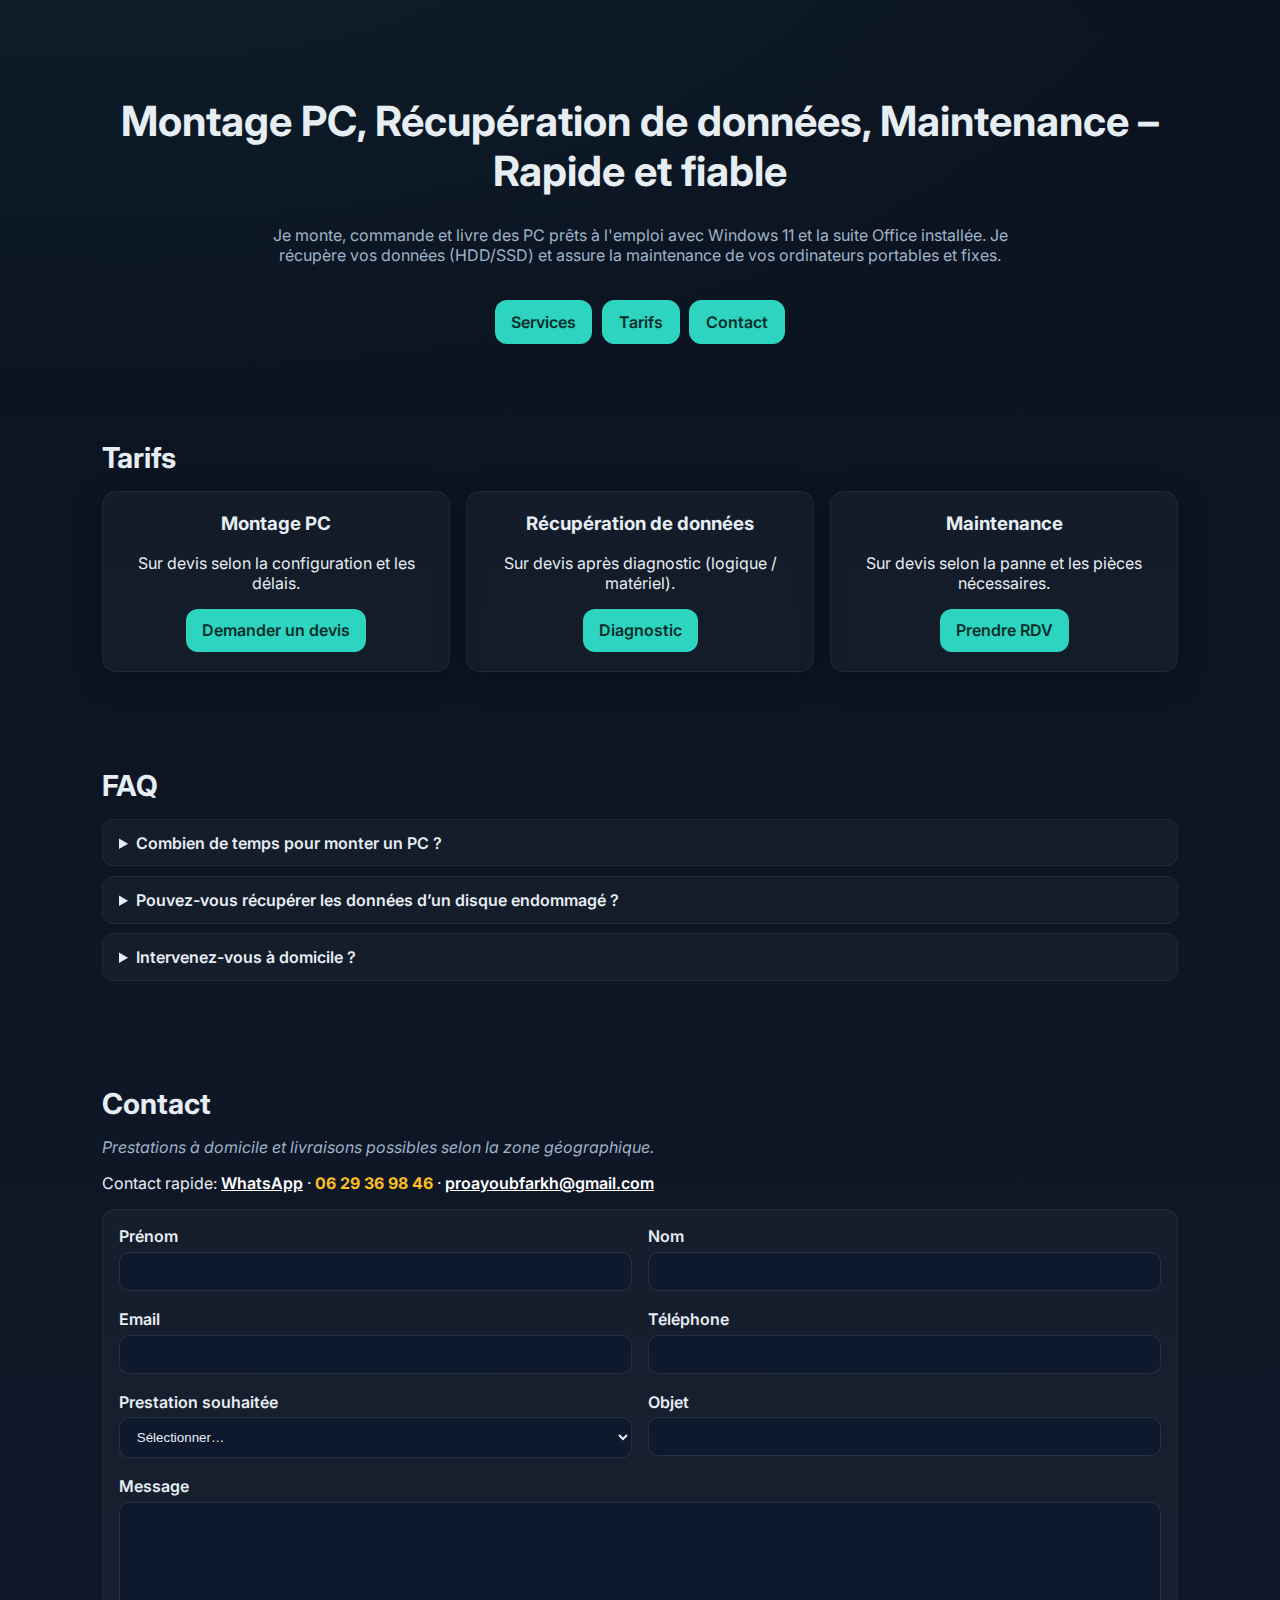
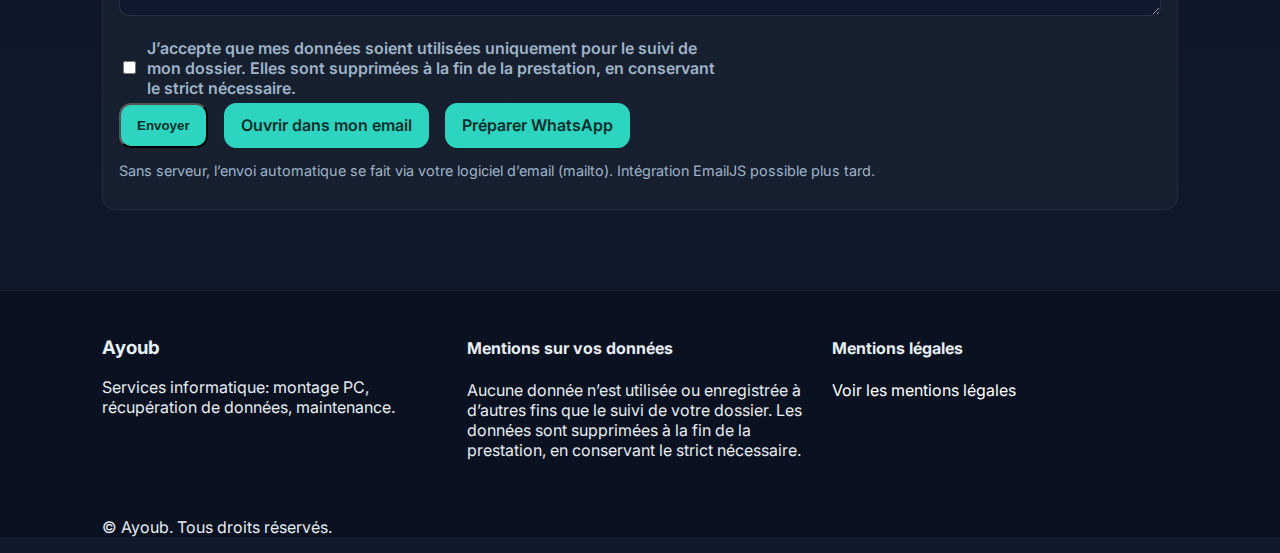
<file: index.html>
<!doctype html>
<html lang="fr" dir="ltr">
<head>
  <meta charset="utf-8" />
  <meta name="viewport" content="width=device-width, initial-scale=1" />
  <title>Services Informatique – Montage PC, Récupération de données, Maintenance | Ayoub</title>
  <meta name="description" content="Entreprise d'informatique: montage/commande/livraison de PC (Windows 11 + Office), récupération de données HDD/SSD, maintenance ordinateurs portables et fixes. Contact WhatsApp, téléphone, email ou via formulaire." />
  <meta property="og:title" content="Services Informatique – Ayoub" />
  <meta property="og:description" content="Montage PC, récupération de données, maintenance. Contact rapide: WhatsApp, 06 29 36 98 46, proayoubfarkh@gmail.com" />
  <meta property="og:type" content="website" />
  <meta name="theme-color" content="#0d1b2a" />
  <link rel="icon" href="data:image/svg+xml,<svg xmlns='http://www.w3.org/2000/svg' viewBox='0 0 100 100'><rect width='100' height='100' rx='20' fill='%230d1b2a'/><text x='50' y='60' font-size='55' text-anchor='middle' fill='%23fff' font-family='Arial'>IT</text></svg>">
  <link rel="preconnect" href="https://fonts.googleapis.com">
  <link rel="preconnect" href="https://fonts.gstatic.com" crossorigin>
  <link href="https://fonts.googleapis.com/css2?family=Inter:wght@400;500;700&display=swap" rel="stylesheet">
  <link rel="stylesheet" href="styles.css" />
</head>
<body>

  <section class="hero">
    <div class="container">
      <h1>Montage PC, Récupération de données, Maintenance – Rapide et fiable</h1>
      <p>
        Je monte, commande et livre des PC prêts à l'emploi avec Windows 11 et la suite Office installée. 
        Je récupère vos données (HDD/SSD) et assure la maintenance de vos ordinateurs portables et fixes.
      </p>
      <div class="cta-group">
        <a class="btn btn-primary" href="services/montage.html">Services</a>
        <a class="btn btn-outline" href="#tarifs">Tarifs</a>
        <a class="btn btn-outline" href="#contact">Contact</a>
      </div>
    </div>
  </section>

  

  <section id="tarifs" class="section">
    <div class="container">
      <h2>Tarifs</h2>
      <div class="cards pricing">
        <article class="card">
          <h3>Montage PC</h3>
          <p>Sur devis selon la configuration et les délais.</p>
          <a class="btn btn-primary" href="services/montage.html">Demander un devis</a>
        </article>
        <article class="card">
          <h3>Récupération de données</h3>
          <p>Sur devis après diagnostic (logique / matériel).</p>
          <a class="btn btn-primary" href="services/recuperation-donnees.html">Diagnostic</a>
        </article>
        <article class="card">
          <h3>Maintenance</h3>
          <p>Sur devis selon la panne et les pièces nécessaires.</p>
          <a class="btn btn-primary" href="services/maintenance.html">Prendre RDV</a>
        </article>
      </div>
    </div>
  </section>

  <section id="faq" class="section">
    <div class="container">
      <h2>FAQ</h2>
      <details class="faq-item">
        <summary>Combien de temps pour monter un PC ?</summary>
        <p>Généralement 24 à 72h selon disponibilité des pièces et tests.</p>
      </details>
      <details class="faq-item">
        <summary>Pouvez-vous récupérer les données d’un disque endommagé ?</summary>
        <p>Oui, j’effectue un diagnostic et je tente une récupération logique ou matérielle selon l’état.</p>
      </details>
      <details class="faq-item">
        <summary>Intervenez-vous à domicile ?</summary>
        <p>Oui, selon la zone géographique. Sinon, retrait et livraison possibles.</p>
      </details>
    </div>
  </section>

  <section id="contact" class="section">
    <div class="container">
      <h2>Contact</h2>
      <p class="zone-info">Prestations à domicile et livraisons possibles selon la zone géographique.</p>
      <p>Contact rapide: <a class="contact-whatsapp" href="https://wa.me/33629369846" target="_blank" rel="noopener">WhatsApp</a> · <span class="contact-phone">06 29 36 98 46</span> · <a class="contact-email" href="mailto:proayoubfarkh@gmail.com">proayoubfarkh@gmail.com</a></p>

      <form id="contact-form" class="contact-form" novalidate>
        <div class="row gap">
          <div class="field">
            <label for="prenom">Prénom</label>
            <input type="text" id="prenom" name="prenom" autocomplete="given-name" required />
            <small class="error"></small>
          </div>
          <div class="field">
            <label for="nom">Nom</label>
            <input type="text" id="nom" name="nom" autocomplete="family-name" required />
            <small class="error"></small>
          </div>
        </div>
        <div class="row gap">
          <div class="field">
            <label for="email">Email</label>
            <input type="email" id="email" name="email" autocomplete="email" required />
            <small class="error"></small>
          </div>
          <div class="field">
            <label for="telephone">Téléphone</label>
            <input type="tel" id="telephone" name="telephone" inputmode="tel" autocomplete="tel" pattern="^[0-9 +().-]{6,}$" required />
            <small class="error"></small>
          </div>
        </div>
        <div class="row gap">
          <div class="field">
            <label for="prestation">Prestation souhaitée</label>
            <select id="prestation" name="prestation" required>
              <option value="">Sélectionner…</option>
              <option>Montage PC</option>
              <option>Récupération de données</option>
              <option>Maintenance</option>
            </select>
            <small class="error"></small>
          </div>
          <div class="field">
            <label for="objet">Objet</label>
            <input type="text" id="objet" name="objet" required />
            <small class="error"></small>
          </div>
        </div>
        <div class="field">
          <label for="message">Message</label>
          <textarea id="message" name="message" rows="6" required></textarea>
          <small class="error"></small>
        </div>
        <div class="row between center wrap">
          <label class="consent">
            <input type="checkbox" id="consent" required />
            <span>J’accepte que mes données soient utilisées uniquement pour le suivi de mon dossier. Elles sont supprimées à la fin de la prestation, en conservant le strict nécessaire.</span>
          </label>

        </div>
        <div class="row gap">
          <button class="btn btn-primary" type="submit">Envoyer</button>
          <a class="btn btn-outline" id="mailto-fallback" href="#">Ouvrir dans mon email</a>
          <a class="btn btn-outline" id="whatsapp-fallback" href="#" target="_blank" rel="noopener">Préparer WhatsApp</a>
        </div>
        <p class="hint">Sans serveur, l’envoi automatique se fait via votre logiciel d’email (mailto). Intégration EmailJS possible plus tard.</p>
      </form>


    </div>
  </section>

  <footer class="site-footer">
    <div class="container">
      <div class="footer-grid">
        <div>
          <h3>Ayoub</h3>
          <p>Services informatique: montage PC, récupération de données, maintenance.</p>
        </div>
        <div>
          <h4>Mentions sur vos données</h4>
          <p>Aucune donnée n’est utilisée ou enregistrée à d’autres fins que le suivi de votre dossier. Les données sont supprimées à la fin de la prestation, en conservant le strict nécessaire.</p>
        </div>
        <div>
          <h4>Mentions légales</h4>
          <ul class="plain">
            <li><a href="mentions-legales.html">Voir les mentions légales</a></li>
          </ul>
        </div>

      </div>
      <p class="copyright">© <span id="year"></span> Ayoub. Tous droits réservés.</p>
    </div>
    <button id="backToTop" class="back-to-top" aria-label="Retour en haut">↑</button>
  </footer>

  <script src="script.js"></script>
</body>
</html>
</file>
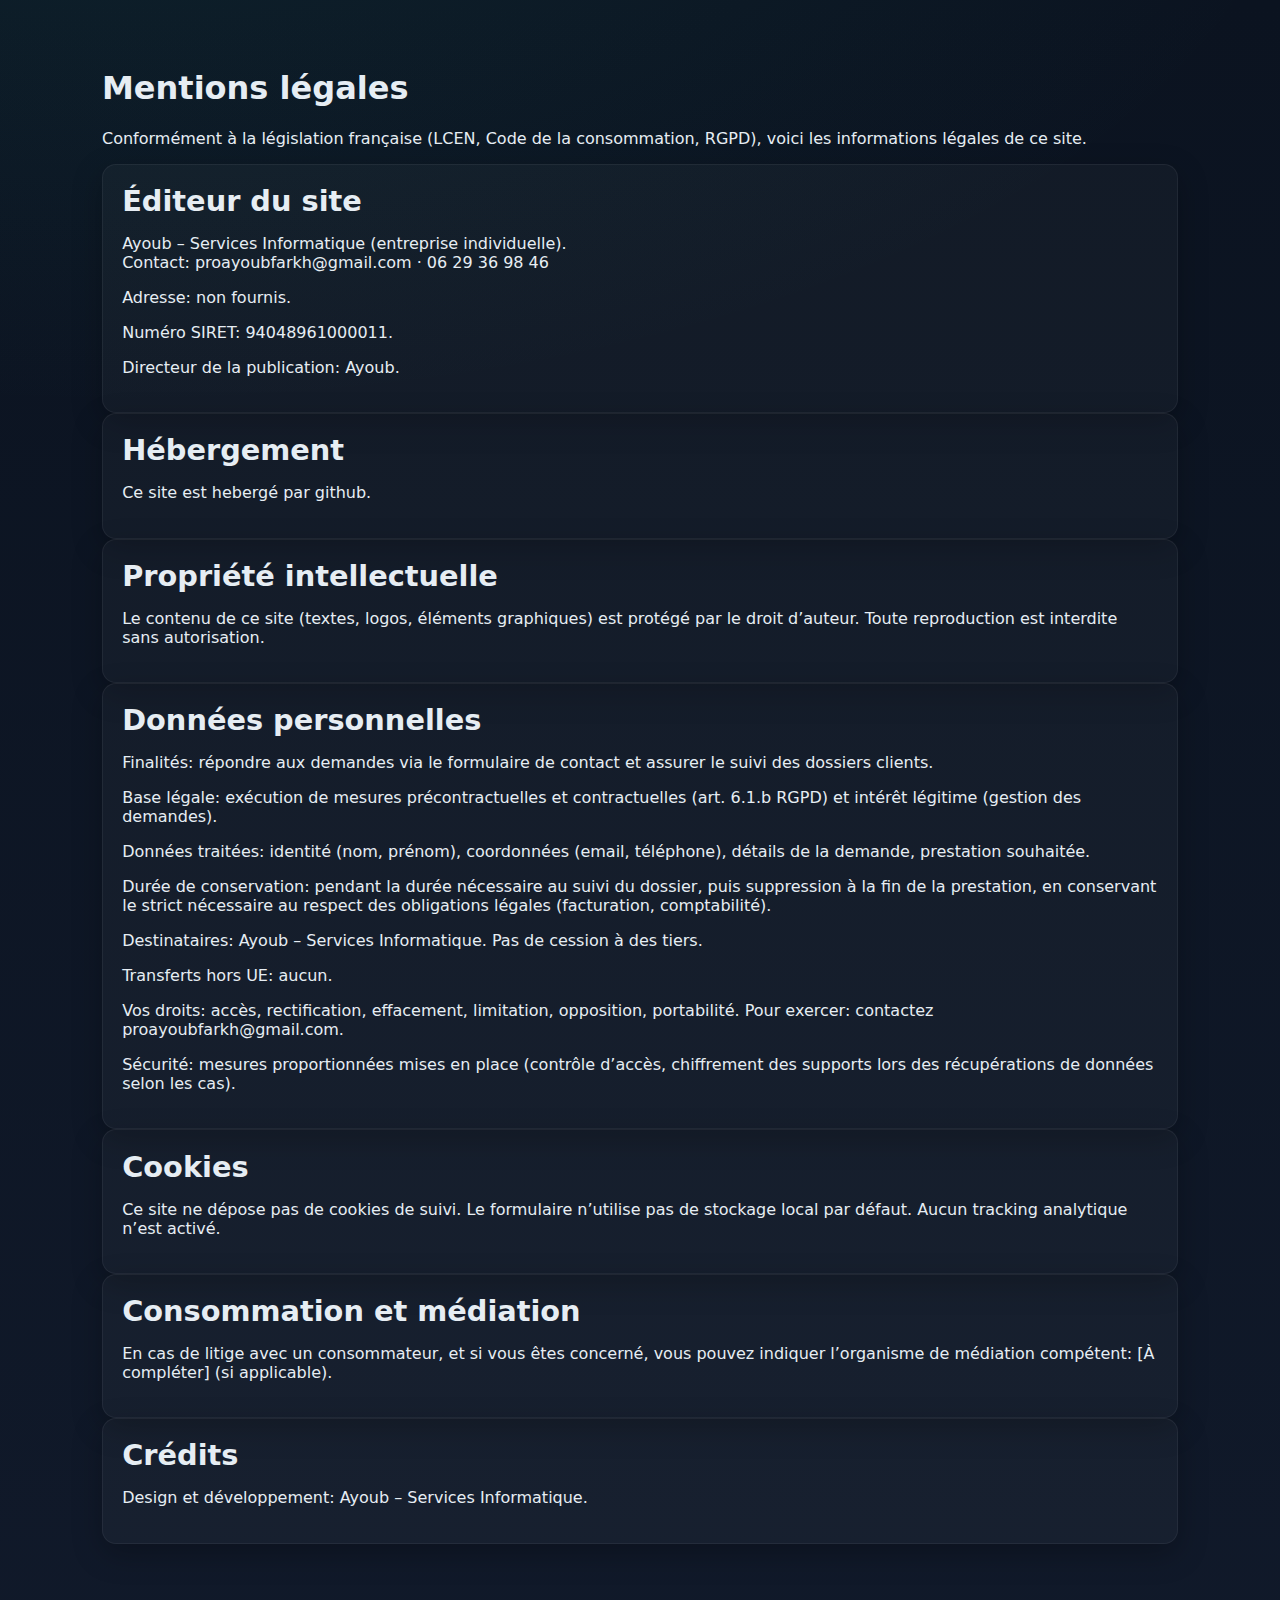
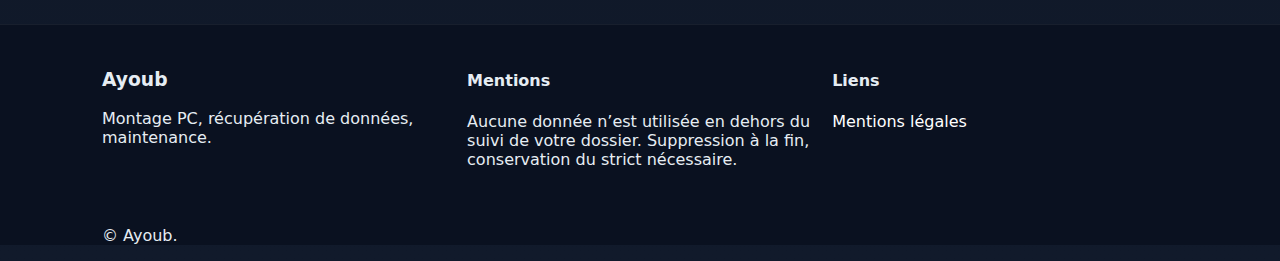
<file: mentions-legales.html>
<!doctype html>
<html lang="fr" dir="ltr">
<head>
  <meta charset="utf-8" />
  <meta name="viewport" content="width=device-width, initial-scale=1" />
  <title>Mentions légales | Ayoub – Services Informatique</title>
  <link rel="stylesheet" href="styles.css" />
</head>
<body>

  <main class="section">
    <div class="container">
      <h1>Mentions légales</h1>
      <p>Conformément à la législation française (LCEN, Code de la consommation, RGPD), voici les informations légales de ce site.</p>

      <section class="card">
        <h2>Éditeur du site</h2>
        <p>Ayoub – Services Informatique (entreprise individuelle).<br/>
           Contact: proayoubfarkh@gmail.com · 06 29 36 98 46</p>
        <p>Adresse: non fournis.</p>
        <p>Numéro SIRET: 94048961000011.</p>
        <p>Directeur de la publication: Ayoub.</p>
      </section>

      <section class="card">
        <h2>Hébergement</h2>
        <p>Ce site est hebergé par github.</p>
      </section>

      <section class="card">
        <h2>Propriété intellectuelle</h2>
        <p>Le contenu de ce site (textes, logos, éléments graphiques) est protégé par le droit d’auteur. Toute reproduction est interdite sans autorisation.</p>
      </section>

      <section class="card">
        <h2>Données personnelles</h2>
        <p>Finalités: répondre aux demandes via le formulaire de contact et assurer le suivi des dossiers clients.</p>
        <p>Base légale: exécution de mesures précontractuelles et contractuelles (art. 6.1.b RGPD) et intérêt légitime (gestion des demandes).</p>
        <p>Données traitées: identité (nom, prénom), coordonnées (email, téléphone), détails de la demande, prestation souhaitée.</p>
        <p>Durée de conservation: pendant la durée nécessaire au suivi du dossier, puis suppression à la fin de la prestation, en conservant le strict nécessaire au respect des obligations légales (facturation, comptabilité).</p>
        <p>Destinataires: Ayoub – Services Informatique. Pas de cession à des tiers.</p>
        <p>Transferts hors UE: aucun.</p>
        <p>Vos droits: accès, rectification, effacement, limitation, opposition, portabilité. Pour exercer: contactez proayoubfarkh@gmail.com.</p>
        <p>Sécurité: mesures proportionnées mises en place (contrôle d’accès, chiffrement des supports lors des récupérations de données selon les cas).</p>
      </section>

      <section class="card">
        <h2>Cookies</h2>
        <p>Ce site ne dépose pas de cookies de suivi. Le formulaire n’utilise pas de stockage local par défaut. Aucun tracking analytique n’est activé.</p>
      </section>

      <section class="card">
        <h2>Consommation et médiation</h2>
        <p>En cas de litige avec un consommateur, et si vous êtes concerné, vous pouvez indiquer l’organisme de médiation compétent: [À compléter] (si applicable).</p>
      </section>

      <section class="card">
        <h2>Crédits</h2>
        <p>Design et développement: Ayoub – Services Informatique.</p>
      </section>
    </div>
  </main>

  <footer class="site-footer">
    <div class="container">
      <div class="footer-grid">
        <div>
          <h3>Ayoub</h3>
          <p>Montage PC, récupération de données, maintenance.</p>
        </div>
        <div>
          <h4>Mentions</h4>
          <p>Aucune donnée n’est utilisée en dehors du suivi de votre dossier. Suppression à la fin, conservation du strict nécessaire.</p>
        </div>
        <div>
          <h4>Liens</h4>
          <ul class="plain">
            <li><a href="mentions-legales.html">Mentions légales</a></li>
          </ul>
        </div>
      </div>
      <p class="copyright">© <span id="year"></span> Ayoub.</p>
    </div>
  </footer>
  <script src="script.js"></script>
</body>
</html>
</file>
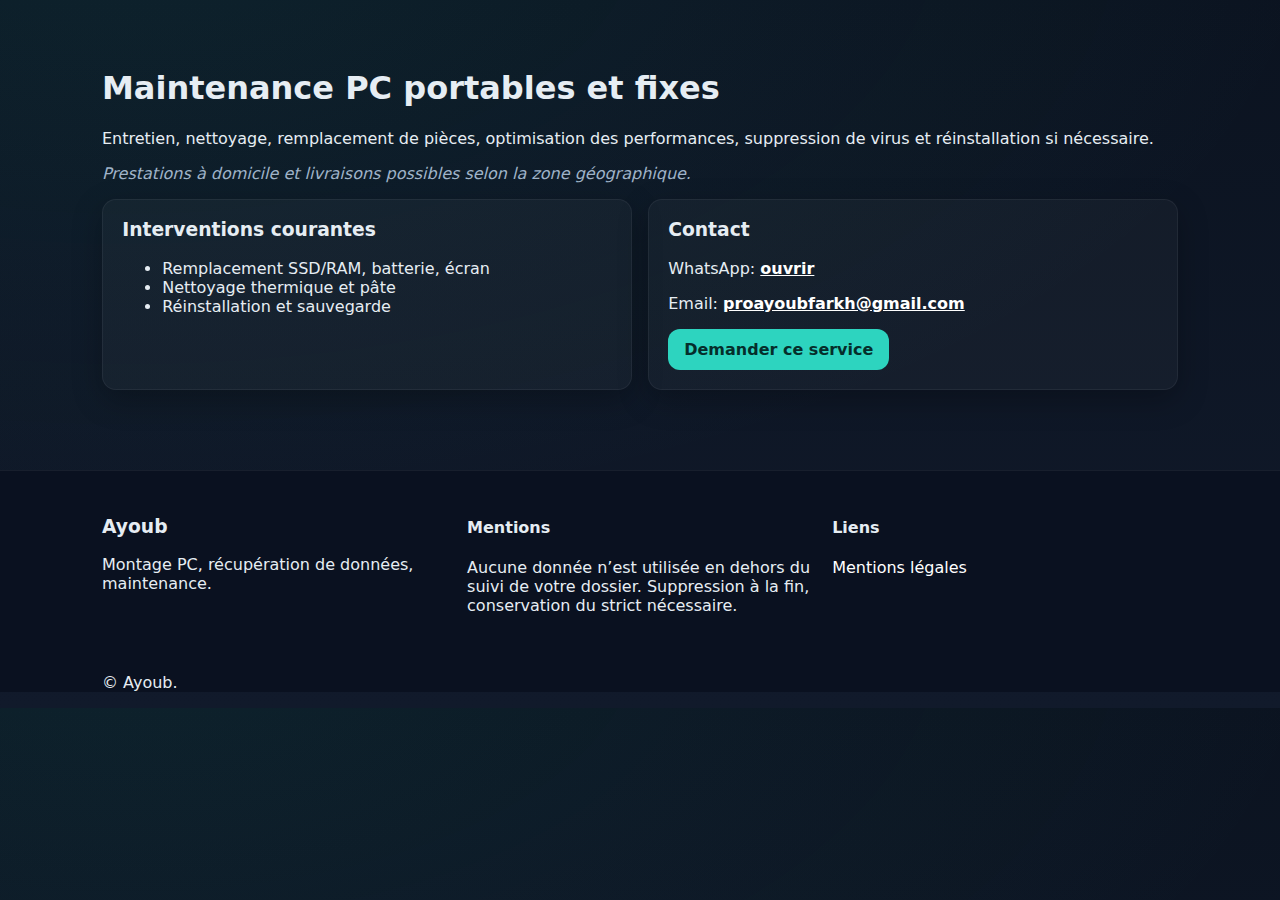
<file: services/maintenance.html>
<!doctype html>
<html lang="fr" dir="ltr">
<head>
  <meta charset="utf-8" />
  <meta name="viewport" content="width=device-width, initial-scale=1" />
  <title>Maintenance ordinateurs | Ayoub – Services Informatique</title>
  <link rel="stylesheet" href="../styles.css" />
</head>
<body>

  <main class="section">
    <div class="container">
      <h1>Maintenance PC portables et fixes</h1>
      <p>Entretien, nettoyage, remplacement de pièces, optimisation des performances, suppression de virus et réinstallation si nécessaire.</p>
      <p class="zone-info">Prestations à domicile et livraisons possibles selon la zone géographique.</p>
      <div class="cards">
        <article class="card">
          <h3>Interventions courantes</h3>
          <ul>
            <li>Remplacement SSD/RAM, batterie, écran</li>
            <li>Nettoyage thermique et pâte</li>
            <li>Réinstallation et sauvegarde</li>
          </ul>
        </article>
        <article class="card">
          <h3>Contact</h3>
          <p>WhatsApp: <a class="contact-whatsapp" href="https://wa.me/33629369846" target="_blank" rel="noopener">ouvrir</a></p>
          <p>Email: <a class="contact-email" href="mailto:proayoubfarkh@gmail.com?subject=Demande%20-%20Maintenance">proayoubfarkh@gmail.com</a></p>
          <a class="btn btn-primary" href="../index.html#contact">Demander ce service</a>
        </article>
      </div>
    </div>
  </main>

  <footer class="site-footer">
    <div class="container">
      <div class="footer-grid">
        <div>
          <h3>Ayoub</h3>
          <p>Montage PC, récupération de données, maintenance.</p>
        </div>
        <div>
          <h4>Mentions</h4>
          <p>Aucune donnée n’est utilisée en dehors du suivi de votre dossier. Suppression à la fin, conservation du strict nécessaire.</p>
        </div>
        <div>
          <h4>Liens</h4>
          <ul class="plain">
            <li><a href="../mentions-legales.html">Mentions légales</a></li>
          </ul>
        </div>
      </div>
      <p class="copyright">© <span id="year"></span> Ayoub.</p>
    </div>
  </footer>
  <script src="../script.js"></script>
</body>
</html>
</file>
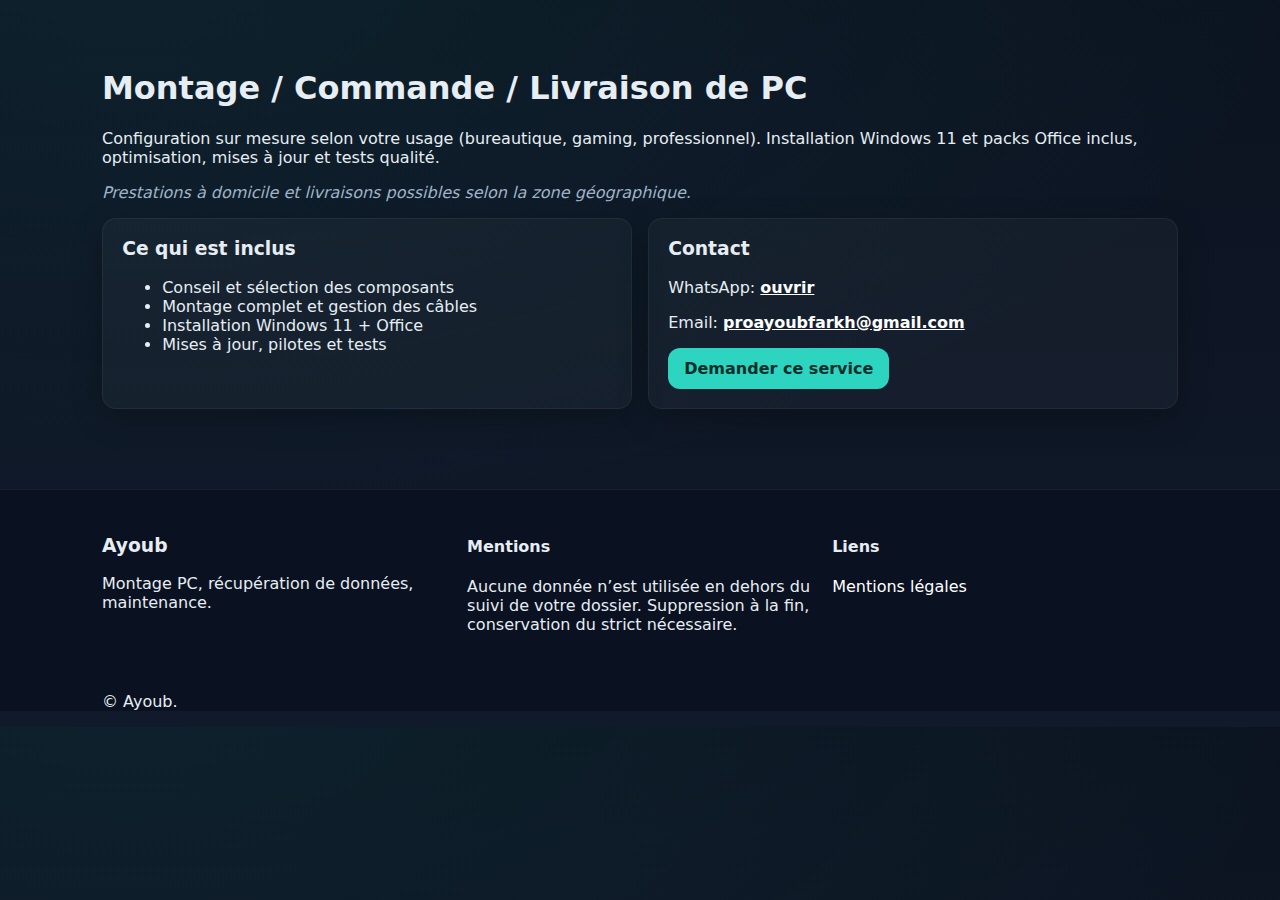
<file: services/montage.html>
<!doctype html>
<html lang="fr" dir="ltr">
<head>
  <meta charset="utf-8" />
  <meta name="viewport" content="width=device-width, initial-scale=1" />
  <title>Montage PC sur mesure | Ayoub – Services Informatique</title>
  <link rel="stylesheet" href="../styles.css" />
</head>
<body>


  <main class="section">
    <div class="container">
      <h1>Montage / Commande / Livraison de PC</h1>
      <p>Configuration sur mesure selon votre usage (bureautique, gaming, professionnel). Installation Windows 11 et packs Office inclus, optimisation, mises à jour et tests qualité.</p>
      <p class="zone-info">Prestations à domicile et livraisons possibles selon la zone géographique.</p>
      <div class="cards">
        <article class="card">
          <h3>Ce qui est inclus</h3>
          <ul>
            <li>Conseil et sélection des composants</li>
            <li>Montage complet et gestion des câbles</li>
            <li>Installation Windows 11 + Office</li>
            <li>Mises à jour, pilotes et tests</li>
          </ul>
        </article>
        <article class="card">
          <h3>Contact</h3>
          <p>WhatsApp: <a class="contact-whatsapp" href="https://wa.me/33629369846" target="_blank" rel="noopener">ouvrir</a></p>
          <p>Email: <a class="contact-email" href="mailto:proayoubfarkh@gmail.com?subject=Demande%20-%20Montage%20PC">proayoubfarkh@gmail.com</a></p>
          <a class="btn btn-primary" href="../index.html#contact">Demander ce service</a>
        </article>
      </div>
    </div>
  </main>

  <footer class="site-footer">
    <div class="container">
      <div class="footer-grid">
        <div>
          <h3>Ayoub</h3>
          <p>Montage PC, récupération de données, maintenance.</p>
        </div>
        <div>
          <h4>Mentions</h4>
          <p>Aucune donnée n’est utilisée en dehors du suivi de votre dossier. Suppression à la fin, conservation du strict nécessaire.</p>
        </div>
        <div>
          <h4>Liens</h4>
          <ul class="plain">
            <li><a href="../mentions-legales.html">Mentions légales</a></li>
          </ul>
        </div>
      </div>
      <p class="copyright">© <span id="year"></span> Ayoub.</p>
    </div>
  </footer>
  <script src="../script.js"></script>
</body>
</html>
</file>
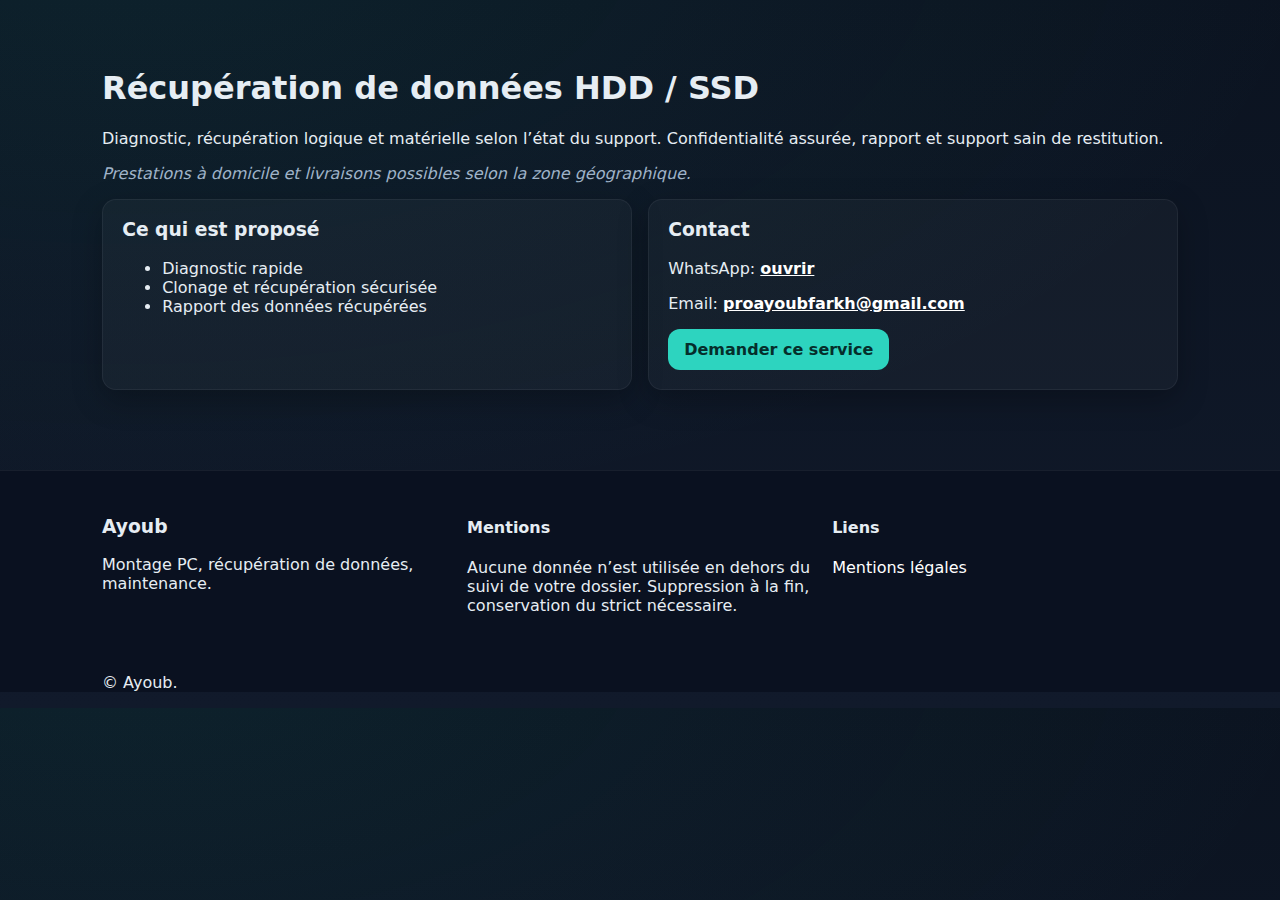
<file: services/recuperation-donnees.html>
<!doctype html>
<html lang="fr" dir="ltr">
<head>
  <meta charset="utf-8" />
  <meta name="viewport" content="width=device-width, initial-scale=1" />
  <title>Récupération de données HDD/SSD | Ayoub – Services Informatique</title>
  <link rel="stylesheet" href="../styles.css" />
</head>
<body>

  <main class="section">
    <div class="container">
      <h1>Récupération de données HDD / SSD</h1>
      <p>Diagnostic, récupération logique et matérielle selon l’état du support. Confidentialité assurée, rapport et support sain de restitution.</p>
      <p class="zone-info">Prestations à domicile et livraisons possibles selon la zone géographique.</p>
      <div class="cards">
        <article class="card">
          <h3>Ce qui est proposé</h3>
          <ul>
            <li>Diagnostic rapide</li>
            <li>Clonage et récupération sécurisée</li>
            <li>Rapport des données récupérées</li>
          </ul>
        </article>
        <article class="card">
          <h3>Contact</h3>
          <p>WhatsApp: <a class="contact-whatsapp" href="https://wa.me/33629369846" target="_blank" rel="noopener">ouvrir</a></p>
          <p>Email: <a class="contact-email" href="mailto:proayoubfarkh@gmail.com?subject=Demande%20-%20R%C3%A9cup%C3%A9ration%20de%20donn%C3%A9es">proayoubfarkh@gmail.com</a></p>
          <a class="btn btn-primary" href="../index.html#contact">Demander ce service</a>
        </article>
      </div>
    </div>
  </main>

  <footer class="site-footer">
    <div class="container">
      <div class="footer-grid">
        <div>
          <h3>Ayoub</h3>
          <p>Montage PC, récupération de données, maintenance.</p>
        </div>
        <div>
          <h4>Mentions</h4>
          <p>Aucune donnée n’est utilisée en dehors du suivi de votre dossier. Suppression à la fin, conservation du strict nécessaire.</p>
        </div>
        <div>
          <h4>Liens</h4>
          <ul class="plain">
            <li><a href="../mentions-legales.html">Mentions légales</a></li>
          </ul>
        </div>
      </div>
      <p class="copyright">© <span id="year"></span> Ayoub.</p>
    </div>
  </footer>
  <script src="../script.js"></script>
</body>
</html>
</file>
<file: styles.css>
/* Base */
:root {
  --bg: #0b1320;
  --bg-soft: #111a2b;
  --text: #e6edf3;
  --muted: #9fb3c8;
  --primary: #2dd4bf;
  --primary-600: #14b8a6;
  --accent: #60a5fa;
  --danger: #ef4444;
  --shadow: 0 10px 30px rgba(0,0,0,.25);
}

* { box-sizing: border-box; }
html { scroll-behavior: smooth; }
body {
  margin: 0; font-family: 'Inter', system-ui, -apple-system, Segoe UI, Roboto, Arial, sans-serif;
  background: radial-gradient(1200px 600px at 10% -10%, rgba(45,212,191,.08), transparent),
              linear-gradient(180deg, var(--bg), var(--bg-soft));
  color: var(--text);
}

.container { width: min(1100px, 92%); margin: 0 auto; padding-left: 12px; padding-right: 12px; }
.row { display: flex; }
.between { justify-content: space-between; }
.center { align-items: center; }
.wrap { flex-wrap: wrap; }
.gap { gap: 1rem; }

/* Header */
/* header removed */
/* Add safe space below browser UI on mobile */
body { padding-top: env(safe-area-inset-top, 24px); }
@supports (padding-top: constant(safe-area-inset-top)) {
  body { padding-top: constant(safe-area-inset-top); }
}
.hero { padding-top: calc(4rem + 8px); }
.brand { display: inline-flex; gap: .6rem; align-items: center; color: var(--text); text-decoration: none; }
.brand .logo { display: inline-grid; place-items: center; width: 36px; height: 36px; border-radius: 10px; background: var(--primary); color: #052e2b; font-weight: 900; }
.brand-name { font-weight: 700; }

/* main-nav removed */
/* mobile menu rules removed */
}

.nav-toggle { display: none; background: transparent; color: var(--text); border: none; font-size: 1.5rem; }
/* mobile menu rules removed */

/* Hero */
.hero { padding: 6rem 0 3rem; text-align: center; display: grid; place-items: center; }
.hero .container { display: grid; gap: 1rem; justify-items: center; }
.hero h1 { font-size: clamp(1.6rem, 3.5vw, 2.6rem); margin: 0 0 .8rem; }
.hero p { color: var(--muted); margin: 0 auto 1.2rem; max-width: 800px; }
.cta-group { display: flex; gap: .6rem; justify-content: center; flex-wrap: wrap; }

/* Sections */
.section { padding: 3rem 0; }
.section h2 { font-size: 1.8rem; margin: 0 0 1rem; }

.cards { display: grid; gap: 1rem; grid-template-columns: repeat(auto-fit, minmax(260px, 1fr)); }
.card { background: rgba(255,255,255,.03); border: 1px solid rgba(255,255,255,.06); border-radius: 14px; padding: 1.2rem; box-shadow: var(--shadow); }
.card h3 { margin-top: 0; }
.card .features { color: var(--muted); }
.card-cta { display: flex; gap: .5rem; flex-wrap: wrap; }

.pricing .card { text-align: center; }

/* FAQ */
.faq-item { background: rgba(255,255,255,.03); border: 1px solid rgba(255,255,255,.06); border-radius: 12px; padding: .8rem 1rem; margin-bottom: .6rem; }
.faq-item > summary { cursor: pointer; font-weight: 600; }

/* Contact */
.contact-form { margin-top: 1rem; background: rgba(255,255,255,.03); border: 1px solid rgba(255,255,255,.06); border-radius: 14px; padding: 1rem; }
.field { flex: 1 1 280px; min-width: 220px; }
label { display: block; margin-bottom: .35rem; font-weight: 600; }
input, select, textarea { width: 100%; padding: .7rem .8rem; border-radius: 10px; border: 1px solid rgba(255,255,255,.1); background: #0e192d; color: var(--text); }
input:focus, select:focus, textarea:focus { outline: 2px solid var(--accent); border-color: transparent; }
small.error { color: var(--danger); display: block; min-height: 1.1rem; }
.hint { color: var(--muted); font-size: .9rem; }

/* Contact contrast improvements */
.contact-whatsapp { color: #ffffff; font-weight: 600; }
.contact-email { color: #ffffff; font-weight: 600; }
.contact-phone { color: #fbbf24; font-weight: 700; }
.zone-info { color: var(--muted); font-style: italic; }

.consent, .remember { display: flex; align-items: center; gap: .5rem; max-width: 600px; color: var(--muted); }
.consent input, .remember input { width: auto; }

/* Contact quick links removed */

/* Footer */
.site-footer { margin-top: 2rem; background: #0a1120; border-top: 1px solid rgba(255,255,255,.06); position: relative; }
.footer-grid { display: grid; grid-template-columns: repeat(auto-fit, minmax(280px, 1fr)); gap: 1.2rem; padding: 1.6rem 0; align-items: start; }
.plain { list-style: none; margin: 0; padding: 0; }

/* Lien Mentions légales visible en blanc */
.site-footer a { color: #ffffff; text-decoration: none; }
.site-footer a:hover { text-decoration: underline; }

.back-to-top { position: fixed; right: 1rem; bottom: 1rem; padding: .6rem .7rem; border-radius: 999px; background: var(--accent); color: #031223; border: none; box-shadow: var(--shadow); cursor: pointer; display: none; }
.back-to-top.show { display: inline-block; }

/* Buttons */
.btn { display: inline-flex; align-items: center; justify-content: center; gap: .45rem; padding: .7rem 1rem; border-radius: 12px; text-decoration: none; font-weight: 600; cursor: pointer; transition: transform .06s ease; }
.btn:active { transform: translateY(1px); }
.btn-primary { background: var(--primary); color: #052e2b; }
.btn-outline { background: var(--primary); color: #052e2b; border: 1px solid var(--primary); }
.btn-ghost { background: rgba(255,255,255,.06); color: var(--text); border: 1px solid rgba(255,255,255,.12); }

/* Reveal animations */
.reveal { opacity: 0; transform: translateY(12px); transition: opacity .6s ease, transform .6s ease; }
.reveal.visible { opacity: 1; transform: translateY(0); }
</file>
